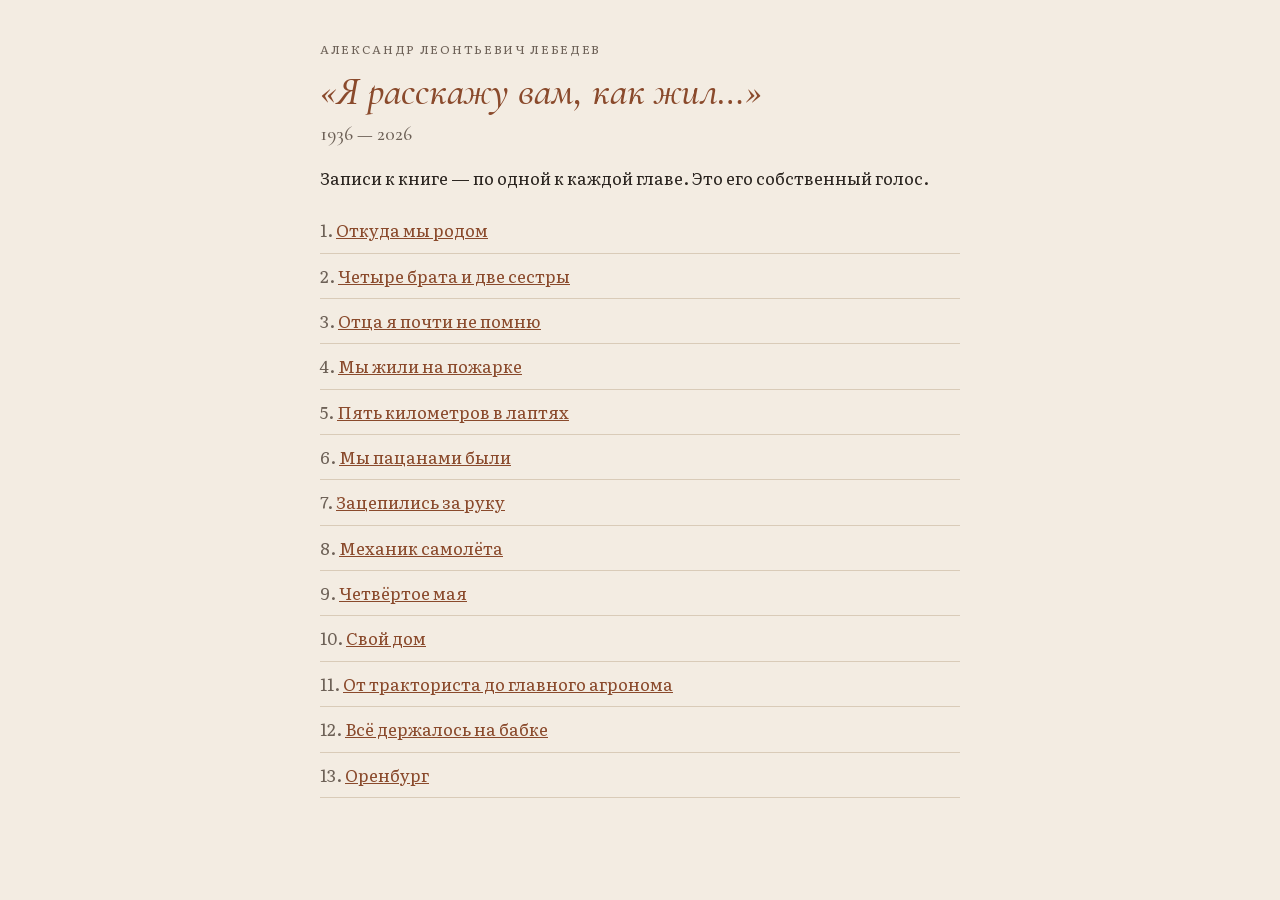
<file: index.html>
<!doctype html>
<html lang="ru">
<head>
<meta charset="utf-8">
<meta name="viewport" content="width=device-width, initial-scale=1">
<meta name="robots" content="noindex, nofollow">
<title>«Я расскажу вам, как жил…»</title>
<link rel="stylesheet" href="fonts/fonts.css">
<link rel="stylesheet" href="style.css">
</head>
<body>

<div class="person">Александр Леонтьевич Лебедев</div>
<h1>«Я расскажу вам, как жил…»</h1>
<div class="years">1936 — 2026</div>

<p>Записи к книге — по одной к каждой главе. Это его собственный голос.</p>
<ol><li><a href="1/">Откуда мы родом</a></li><li><a href="2/">Четыре брата и две сестры</a></li><li><a href="3/">Отца я почти не помню</a></li><li><a href="4/">Мы жили на пожарке</a></li><li><a href="5/">Пять километров в лаптях</a></li><li><a href="6/">Мы пацанами были</a></li><li><a href="7/">Зацепились за руку</a></li><li><a href="8/">Механик самолёта</a></li><li><a href="9/">Четвёртое мая</a></li><li><a href="10/">Свой дом</a></li><li><a href="11/">От тракториста до главного агронома</a></li><li><a href="12/">Всё держалось на бабке</a></li><li><a href="13/">Оренбург</a></li></ol>

</body>
</html>
</file>
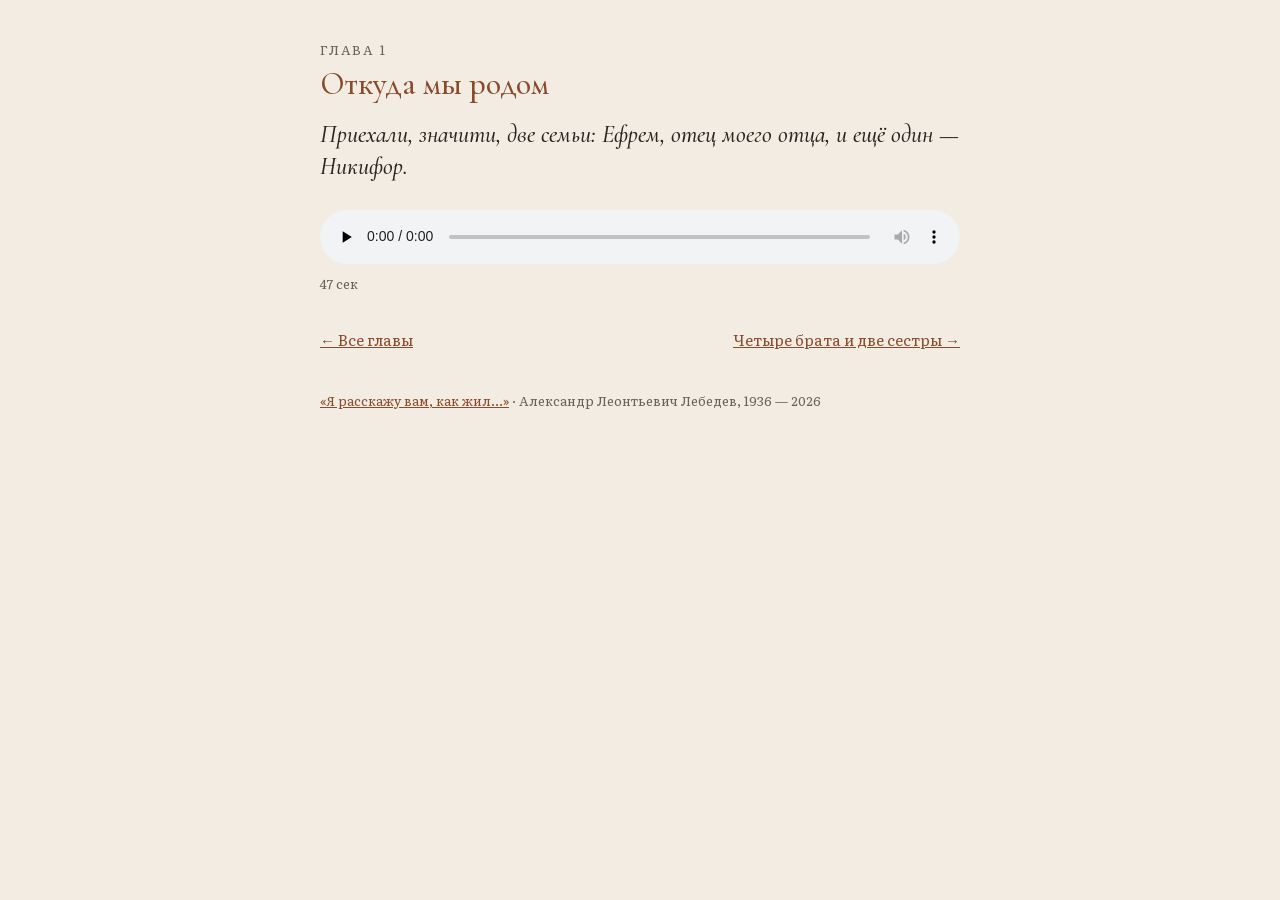
<file: 1/index.html>
<!doctype html>
<html lang="ru">
<head>
<meta charset="utf-8">
<meta name="viewport" content="width=device-width, initial-scale=1">
<meta name="robots" content="noindex, nofollow">
<title>1. Откуда мы родом</title>
<link rel="stylesheet" href="../fonts/fonts.css">
<link rel="stylesheet" href="../style.css">
</head>
<body>

<div class="num">Глава 1</div>
<h2>Откуда мы родом</h2>
<p class="quote">Приехали, значити, две семьи: Ефрем, отец моего отца, и ещё один — Никифор.</p>
<audio controls preload="none" src="../audio/01.m4a"></audio><div class="dur">47 сек</div>

<nav><a href="../">← Все главы</a><a href="../2/">Четыре брата и две сестры →</a></nav>
<footer><a href="../">«Я расскажу вам, как жил…»</a> · Александр Леонтьевич Лебедев, 1936 — 2026</footer>

</body>
</html>
</file>
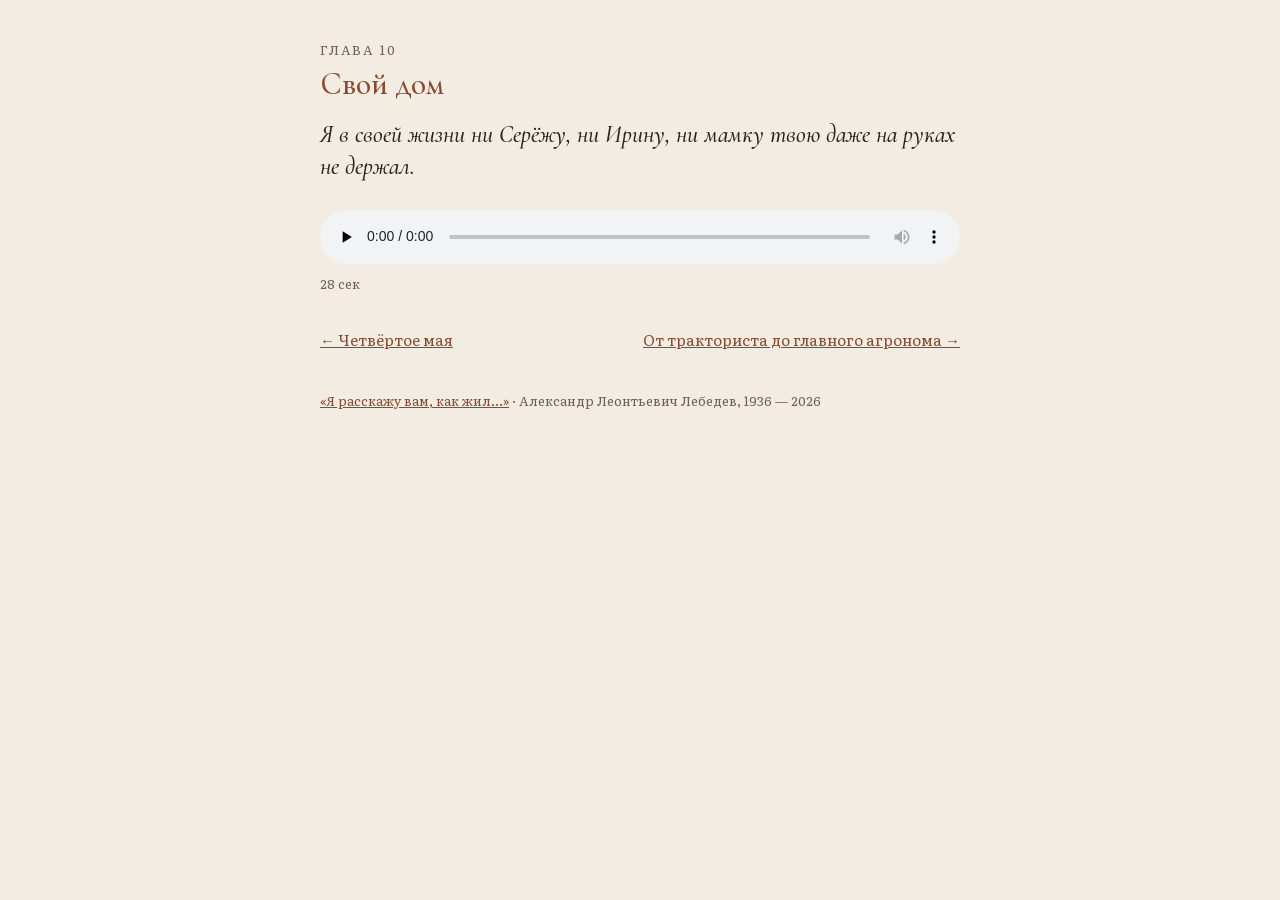
<file: 10/index.html>
<!doctype html>
<html lang="ru">
<head>
<meta charset="utf-8">
<meta name="viewport" content="width=device-width, initial-scale=1">
<meta name="robots" content="noindex, nofollow">
<title>10. Свой дом</title>
<link rel="stylesheet" href="../fonts/fonts.css">
<link rel="stylesheet" href="../style.css">
</head>
<body>

<div class="num">Глава 10</div>
<h2>Свой дом</h2>
<p class="quote">Я в своей жизни ни Серёжу, ни Ирину, ни мамку твою даже на руках не держал.</p>
<audio controls preload="none" src="../audio/10.m4a"></audio><div class="dur">28 сек</div>

<nav><a href="../9/">← Четвёртое мая</a><a href="../11/">От тракториста до главного агронома →</a></nav>
<footer><a href="../">«Я расскажу вам, как жил…»</a> · Александр Леонтьевич Лебедев, 1936 — 2026</footer>

</body>
</html>
</file>
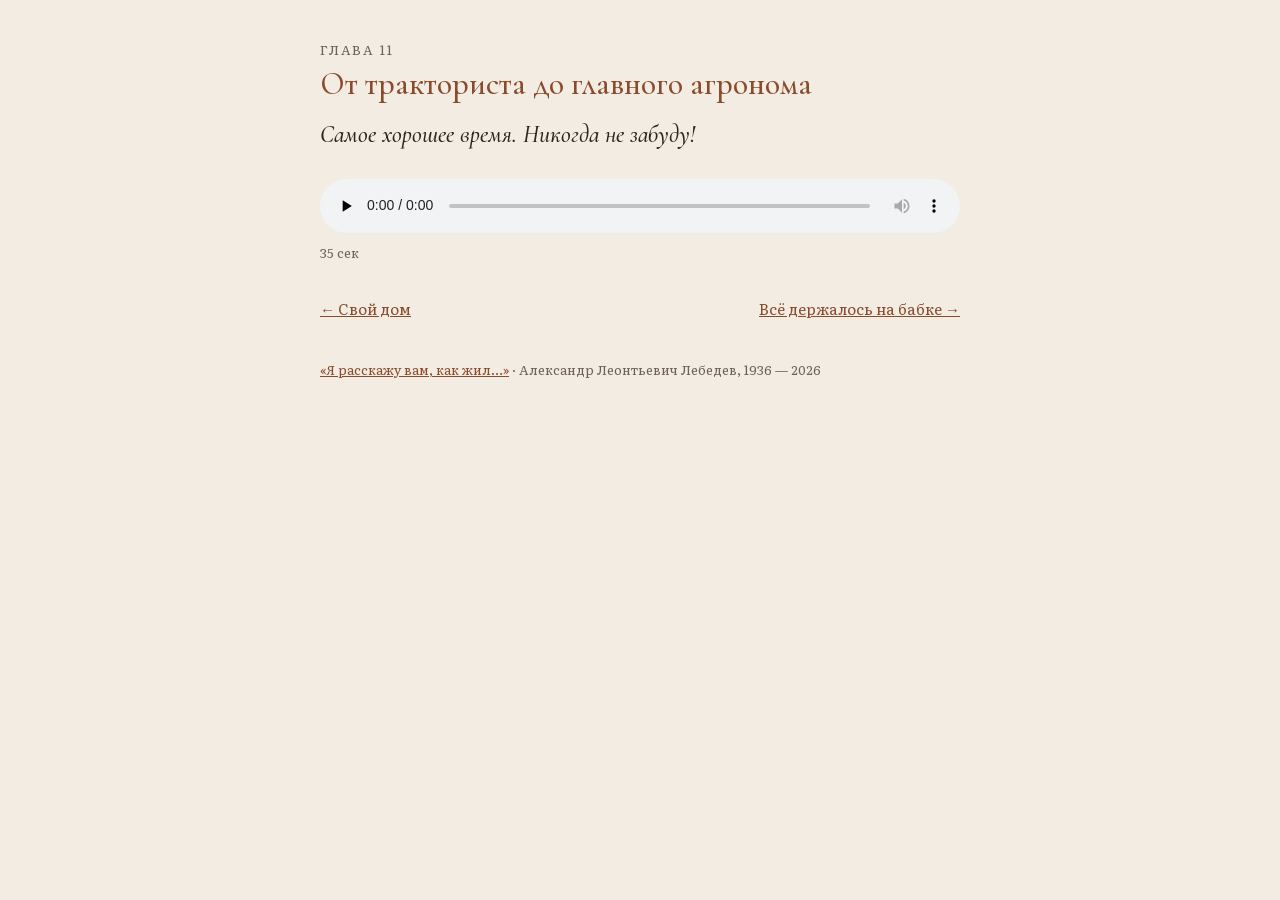
<file: 11/index.html>
<!doctype html>
<html lang="ru">
<head>
<meta charset="utf-8">
<meta name="viewport" content="width=device-width, initial-scale=1">
<meta name="robots" content="noindex, nofollow">
<title>11. От тракториста до главного агронома</title>
<link rel="stylesheet" href="../fonts/fonts.css">
<link rel="stylesheet" href="../style.css">
</head>
<body>

<div class="num">Глава 11</div>
<h2>От тракториста до главного агронома</h2>
<p class="quote">Самое хорошее время. Никогда не забуду!</p>
<audio controls preload="none" src="../audio/11.m4a"></audio><div class="dur">35 сек</div>

<nav><a href="../10/">← Свой дом</a><a href="../12/">Всё держалось на бабке →</a></nav>
<footer><a href="../">«Я расскажу вам, как жил…»</a> · Александр Леонтьевич Лебедев, 1936 — 2026</footer>

</body>
</html>
</file>
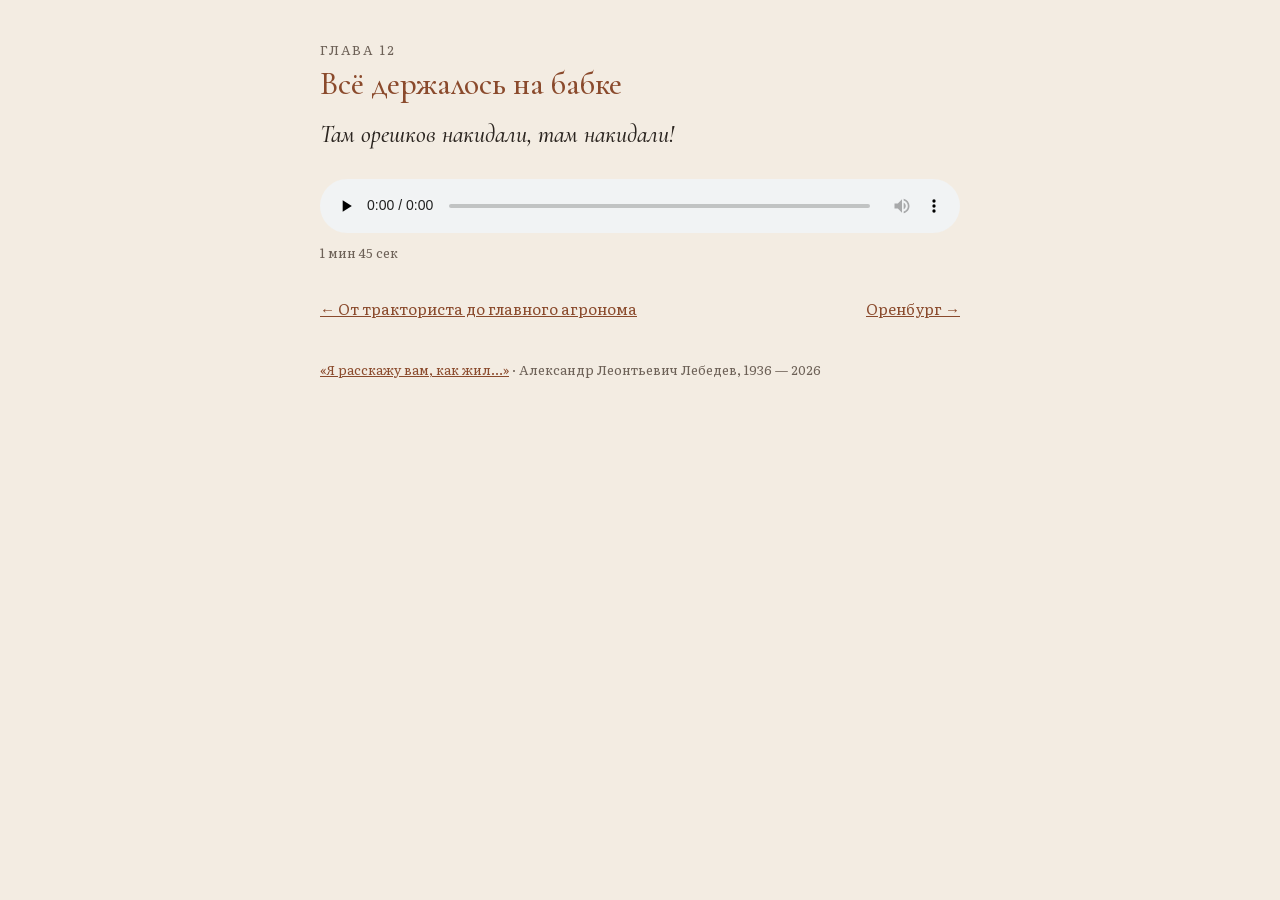
<file: 12/index.html>
<!doctype html>
<html lang="ru">
<head>
<meta charset="utf-8">
<meta name="viewport" content="width=device-width, initial-scale=1">
<meta name="robots" content="noindex, nofollow">
<title>12. Всё держалось на бабке</title>
<link rel="stylesheet" href="../fonts/fonts.css">
<link rel="stylesheet" href="../style.css">
</head>
<body>

<div class="num">Глава 12</div>
<h2>Всё держалось на бабке</h2>
<p class="quote">Там орешков накидали, там накидали!</p>
<audio controls preload="none" src="../audio/12.m4a"></audio><div class="dur">1 мин 45 сек</div>

<nav><a href="../11/">← От тракториста до главного агронома</a><a href="../13/">Оренбург →</a></nav>
<footer><a href="../">«Я расскажу вам, как жил…»</a> · Александр Леонтьевич Лебедев, 1936 — 2026</footer>

</body>
</html>
</file>
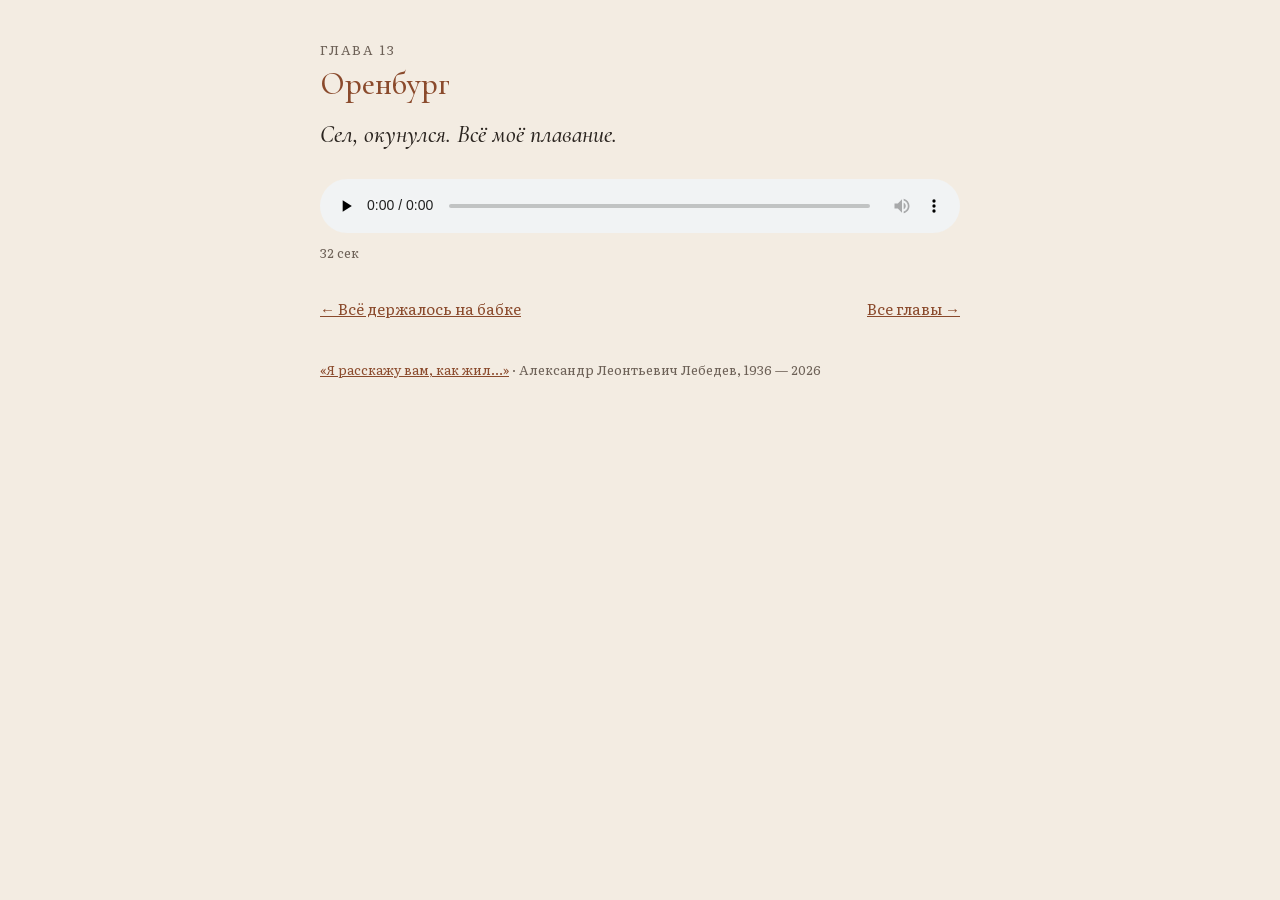
<file: 13/index.html>
<!doctype html>
<html lang="ru">
<head>
<meta charset="utf-8">
<meta name="viewport" content="width=device-width, initial-scale=1">
<meta name="robots" content="noindex, nofollow">
<title>13. Оренбург</title>
<link rel="stylesheet" href="../fonts/fonts.css">
<link rel="stylesheet" href="../style.css">
</head>
<body>

<div class="num">Глава 13</div>
<h2>Оренбург</h2>
<p class="quote">Сел, окунулся. Всё моё плавание.</p>
<audio controls preload="none" src="../audio/13.m4a"></audio><div class="dur">32 сек</div>

<nav><a href="../12/">← Всё держалось на бабке</a><a href="../">Все главы →</a></nav>
<footer><a href="../">«Я расскажу вам, как жил…»</a> · Александр Леонтьевич Лебедев, 1936 — 2026</footer>

</body>
</html>
</file>
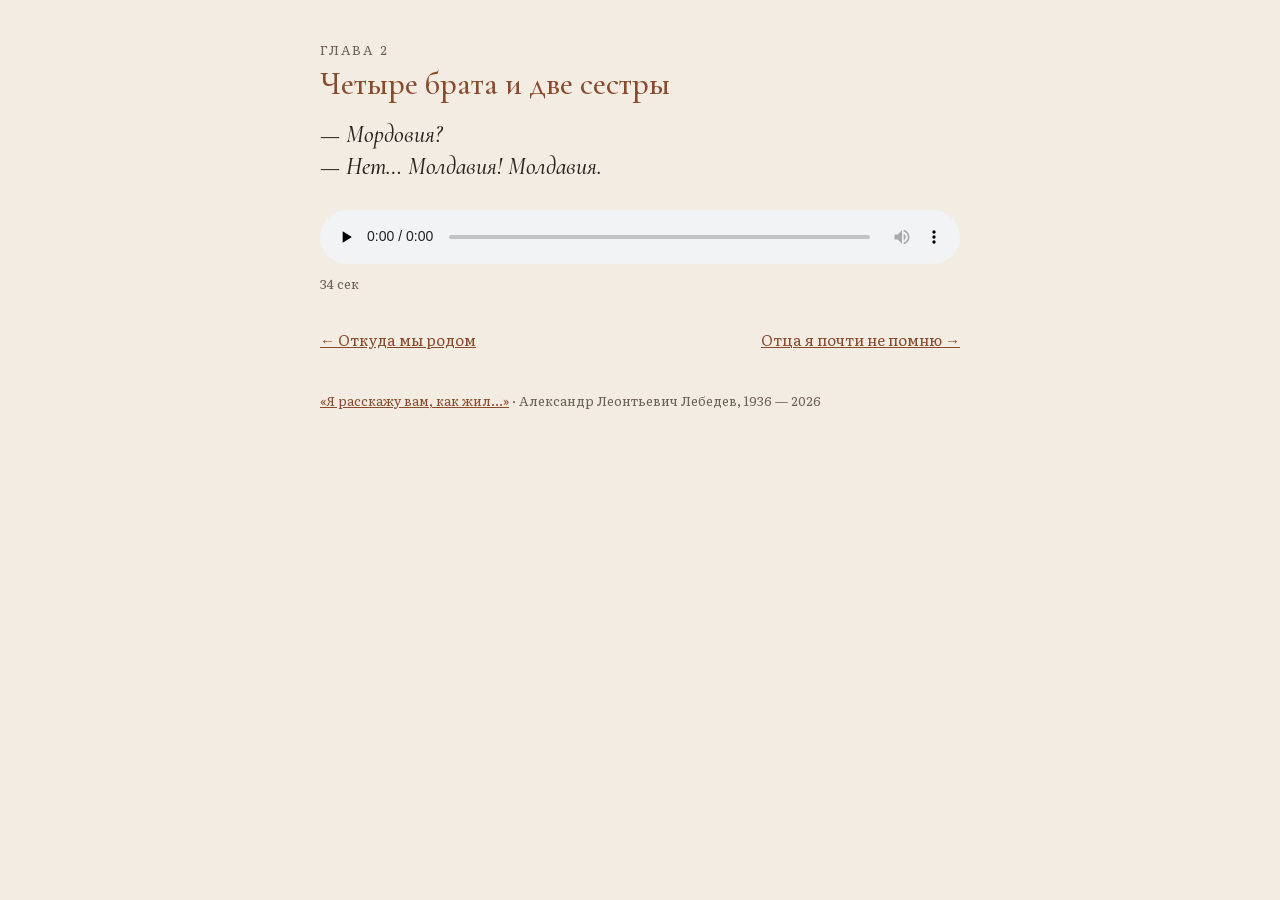
<file: 2/index.html>
<!doctype html>
<html lang="ru">
<head>
<meta charset="utf-8">
<meta name="viewport" content="width=device-width, initial-scale=1">
<meta name="robots" content="noindex, nofollow">
<title>2. Четыре брата и две сестры</title>
<link rel="stylesheet" href="../fonts/fonts.css">
<link rel="stylesheet" href="../style.css">
</head>
<body>

<div class="num">Глава 2</div>
<h2>Четыре брата и две сестры</h2>
<p class="quote">— Мордовия?
— Нет… Молдавия! Молдавия.</p>
<audio controls preload="none" src="../audio/02.m4a"></audio><div class="dur">34 сек</div>

<nav><a href="../1/">← Откуда мы родом</a><a href="../3/">Отца я почти не помню →</a></nav>
<footer><a href="../">«Я расскажу вам, как жил…»</a> · Александр Леонтьевич Лебедев, 1936 — 2026</footer>

</body>
</html>
</file>
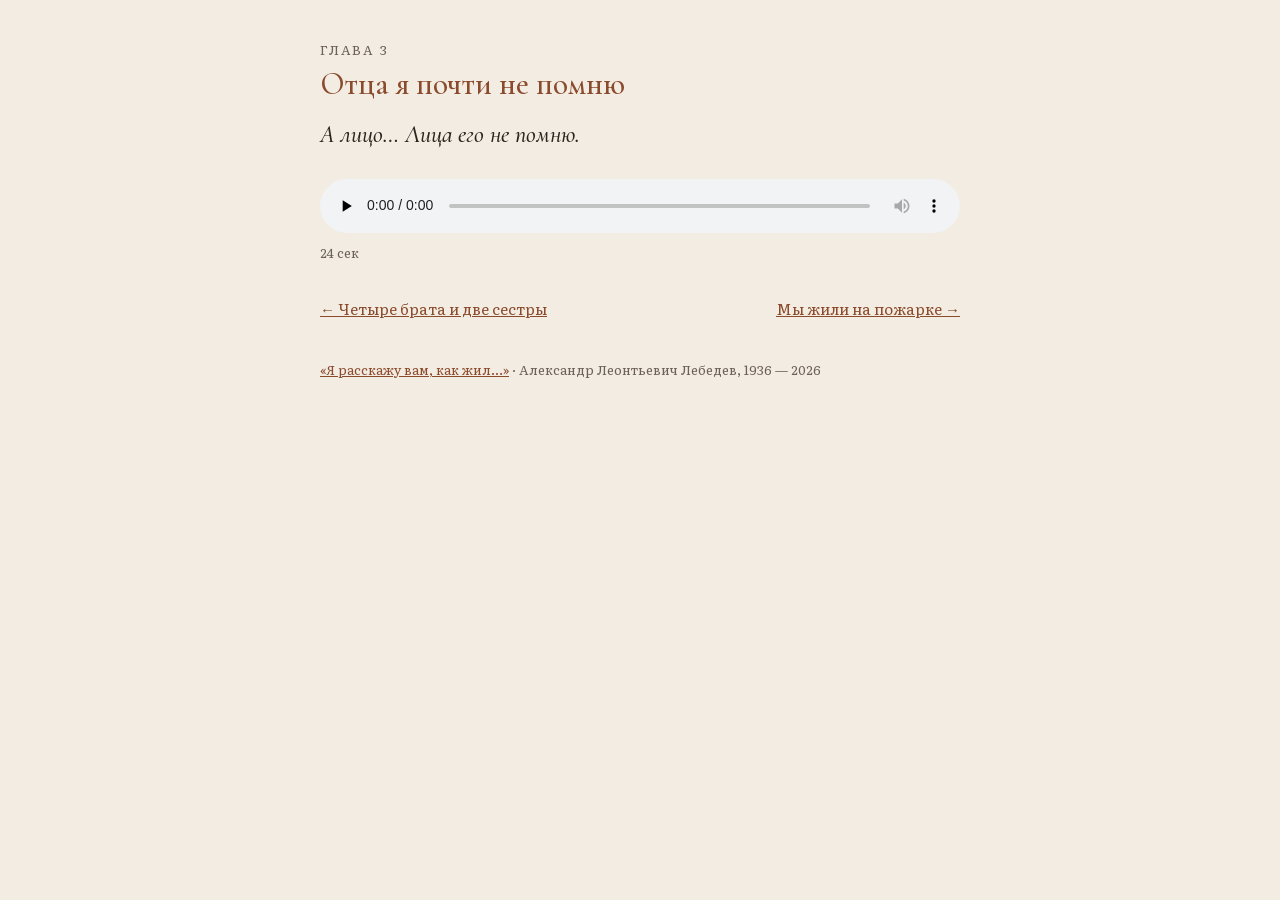
<file: 3/index.html>
<!doctype html>
<html lang="ru">
<head>
<meta charset="utf-8">
<meta name="viewport" content="width=device-width, initial-scale=1">
<meta name="robots" content="noindex, nofollow">
<title>3. Отца я почти не помню</title>
<link rel="stylesheet" href="../fonts/fonts.css">
<link rel="stylesheet" href="../style.css">
</head>
<body>

<div class="num">Глава 3</div>
<h2>Отца я почти не помню</h2>
<p class="quote">А лицо… Лица его не помню.</p>
<audio controls preload="none" src="../audio/03.m4a"></audio><div class="dur">24 сек</div>

<nav><a href="../2/">← Четыре брата и две сестры</a><a href="../4/">Мы жили на пожарке →</a></nav>
<footer><a href="../">«Я расскажу вам, как жил…»</a> · Александр Леонтьевич Лебедев, 1936 — 2026</footer>

</body>
</html>
</file>
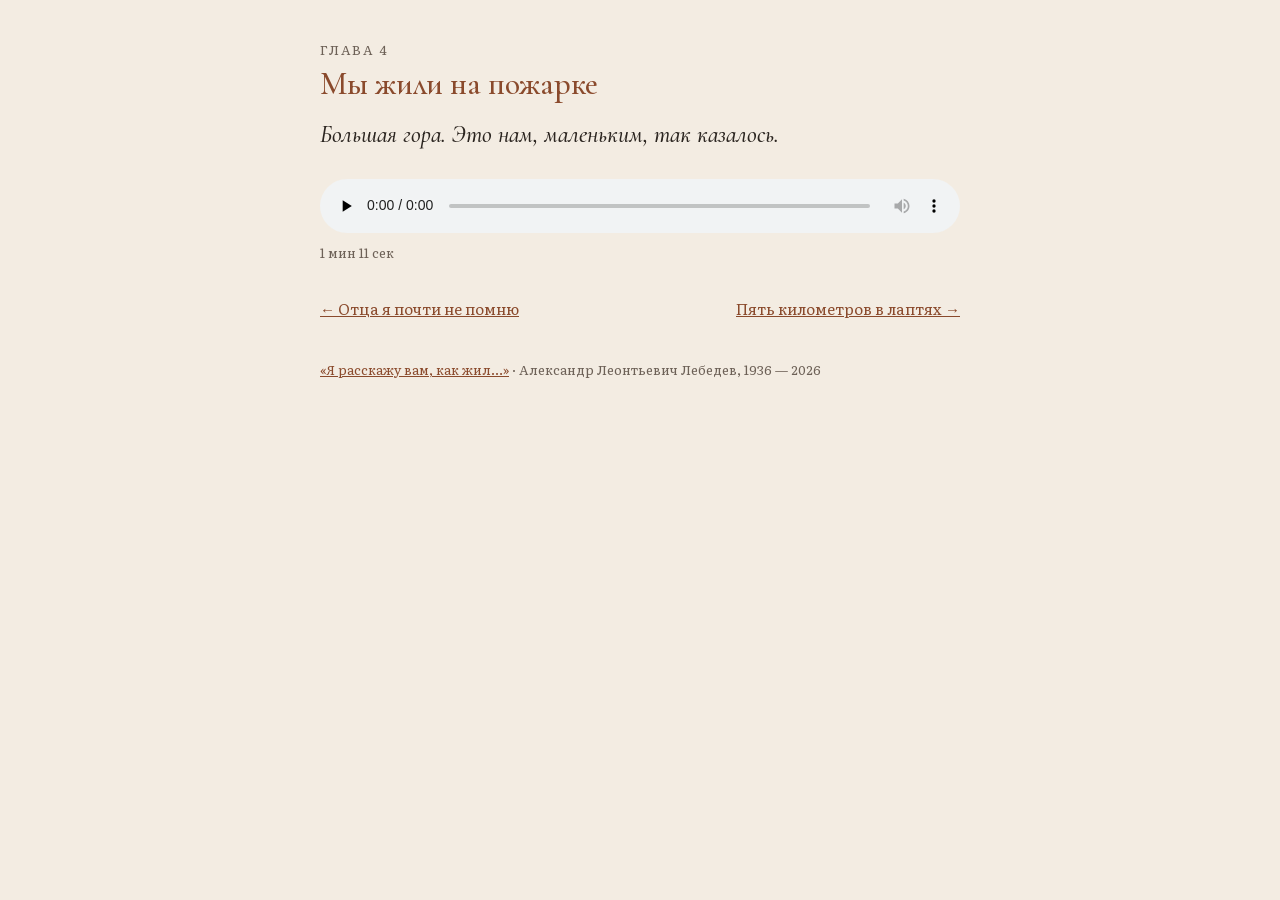
<file: 4/index.html>
<!doctype html>
<html lang="ru">
<head>
<meta charset="utf-8">
<meta name="viewport" content="width=device-width, initial-scale=1">
<meta name="robots" content="noindex, nofollow">
<title>4. Мы жили на пожарке</title>
<link rel="stylesheet" href="../fonts/fonts.css">
<link rel="stylesheet" href="../style.css">
</head>
<body>

<div class="num">Глава 4</div>
<h2>Мы жили на пожарке</h2>
<p class="quote">Большая гора. Это нам, маленьким, так казалось.</p>
<audio controls preload="none" src="../audio/04.m4a"></audio><div class="dur">1 мин 11 сек</div>

<nav><a href="../3/">← Отца я почти не помню</a><a href="../5/">Пять километров в лаптях →</a></nav>
<footer><a href="../">«Я расскажу вам, как жил…»</a> · Александр Леонтьевич Лебедев, 1936 — 2026</footer>

</body>
</html>
</file>
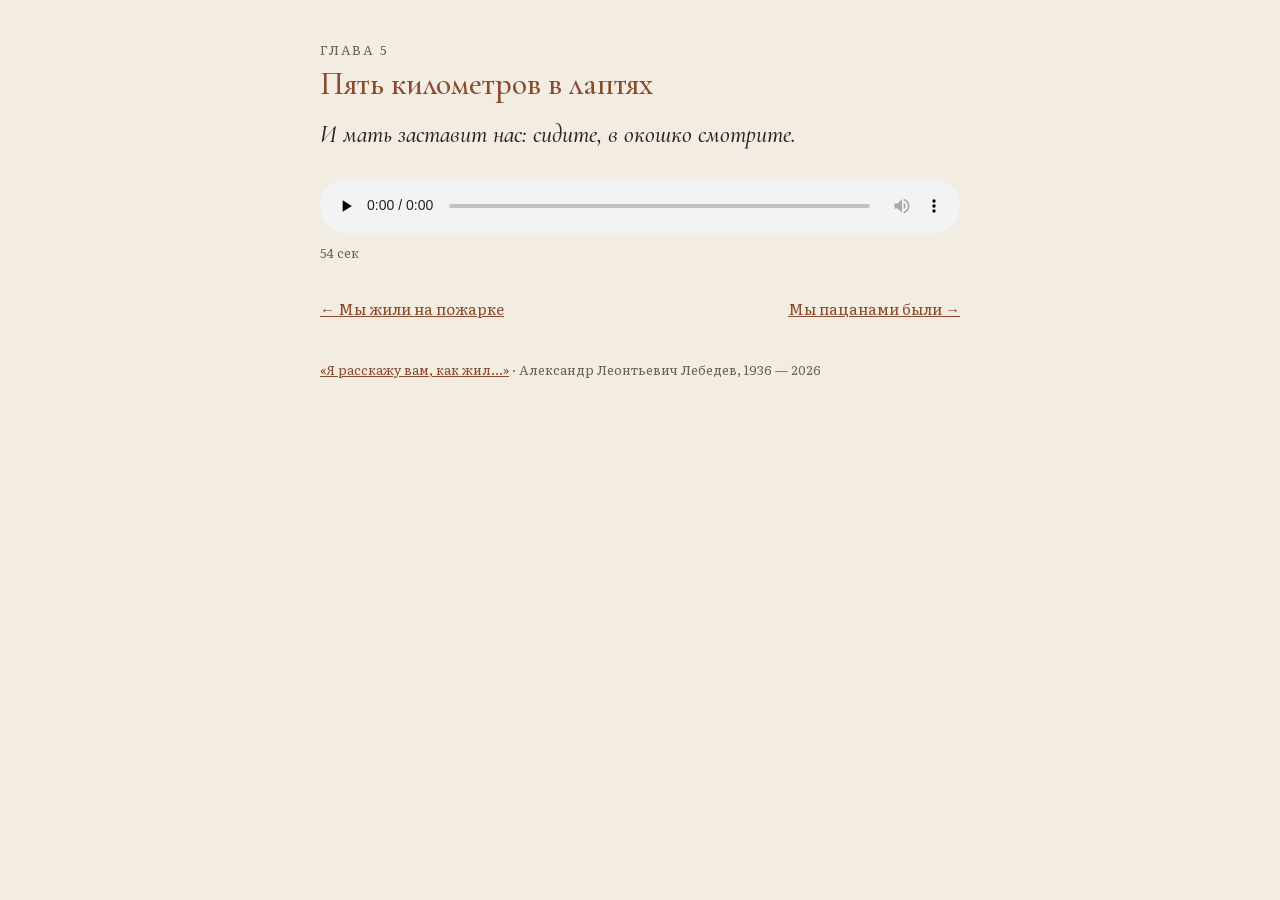
<file: 5/index.html>
<!doctype html>
<html lang="ru">
<head>
<meta charset="utf-8">
<meta name="viewport" content="width=device-width, initial-scale=1">
<meta name="robots" content="noindex, nofollow">
<title>5. Пять километров в лаптях</title>
<link rel="stylesheet" href="../fonts/fonts.css">
<link rel="stylesheet" href="../style.css">
</head>
<body>

<div class="num">Глава 5</div>
<h2>Пять километров в лаптях</h2>
<p class="quote">И мать заставит нас: сидите, в окошко смотрите.</p>
<audio controls preload="none" src="../audio/05.m4a"></audio><div class="dur">54 сек</div>

<nav><a href="../4/">← Мы жили на пожарке</a><a href="../6/">Мы пацанами были →</a></nav>
<footer><a href="../">«Я расскажу вам, как жил…»</a> · Александр Леонтьевич Лебедев, 1936 — 2026</footer>

</body>
</html>
</file>
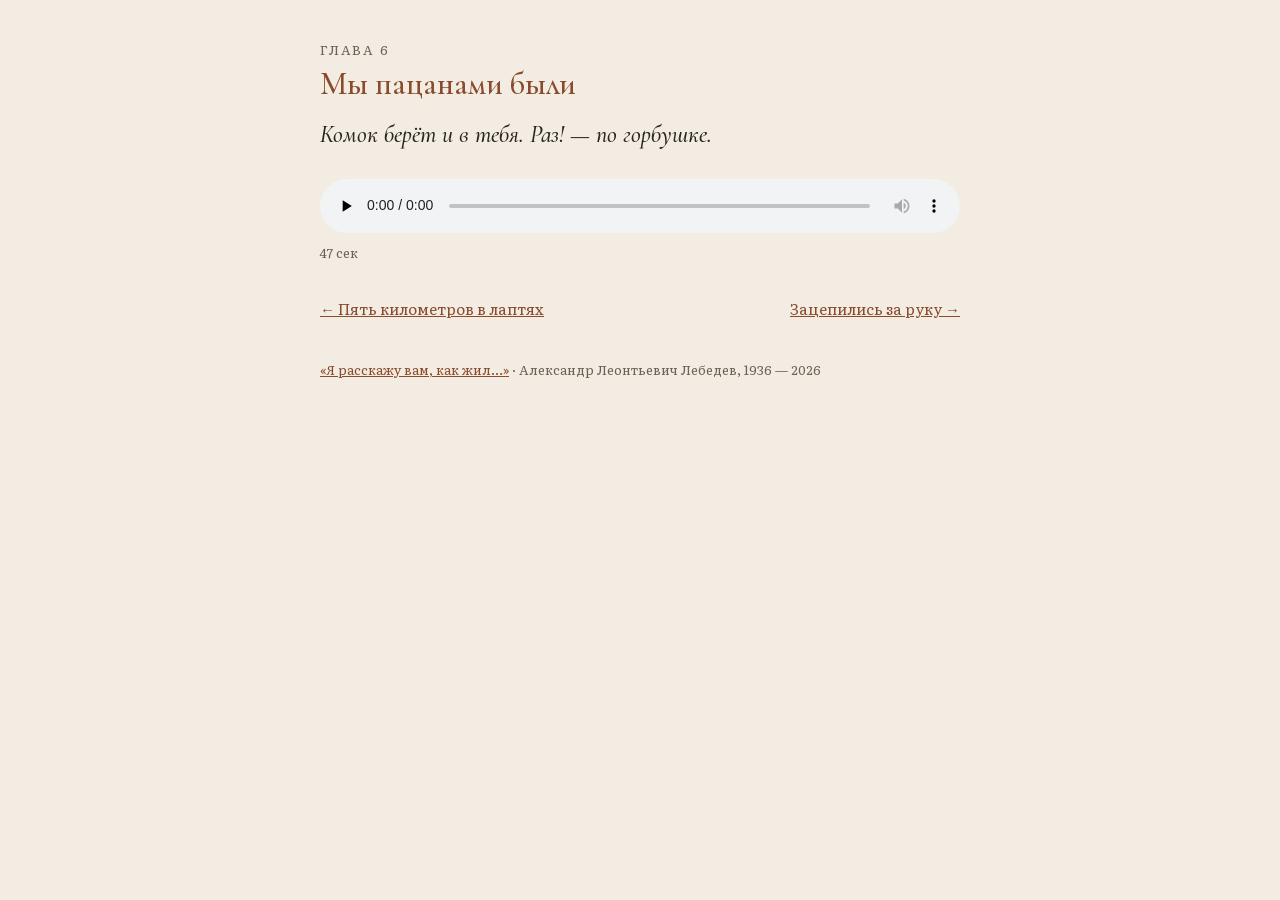
<file: 6/index.html>
<!doctype html>
<html lang="ru">
<head>
<meta charset="utf-8">
<meta name="viewport" content="width=device-width, initial-scale=1">
<meta name="robots" content="noindex, nofollow">
<title>6. Мы пацанами были</title>
<link rel="stylesheet" href="../fonts/fonts.css">
<link rel="stylesheet" href="../style.css">
</head>
<body>

<div class="num">Глава 6</div>
<h2>Мы пацанами были</h2>
<p class="quote">Комок берёт и в тебя. Раз! — по горбушке.</p>
<audio controls preload="none" src="../audio/06.m4a"></audio><div class="dur">47 сек</div>

<nav><a href="../5/">← Пять километров в лаптях</a><a href="../7/">Зацепились за руку →</a></nav>
<footer><a href="../">«Я расскажу вам, как жил…»</a> · Александр Леонтьевич Лебедев, 1936 — 2026</footer>

</body>
</html>
</file>
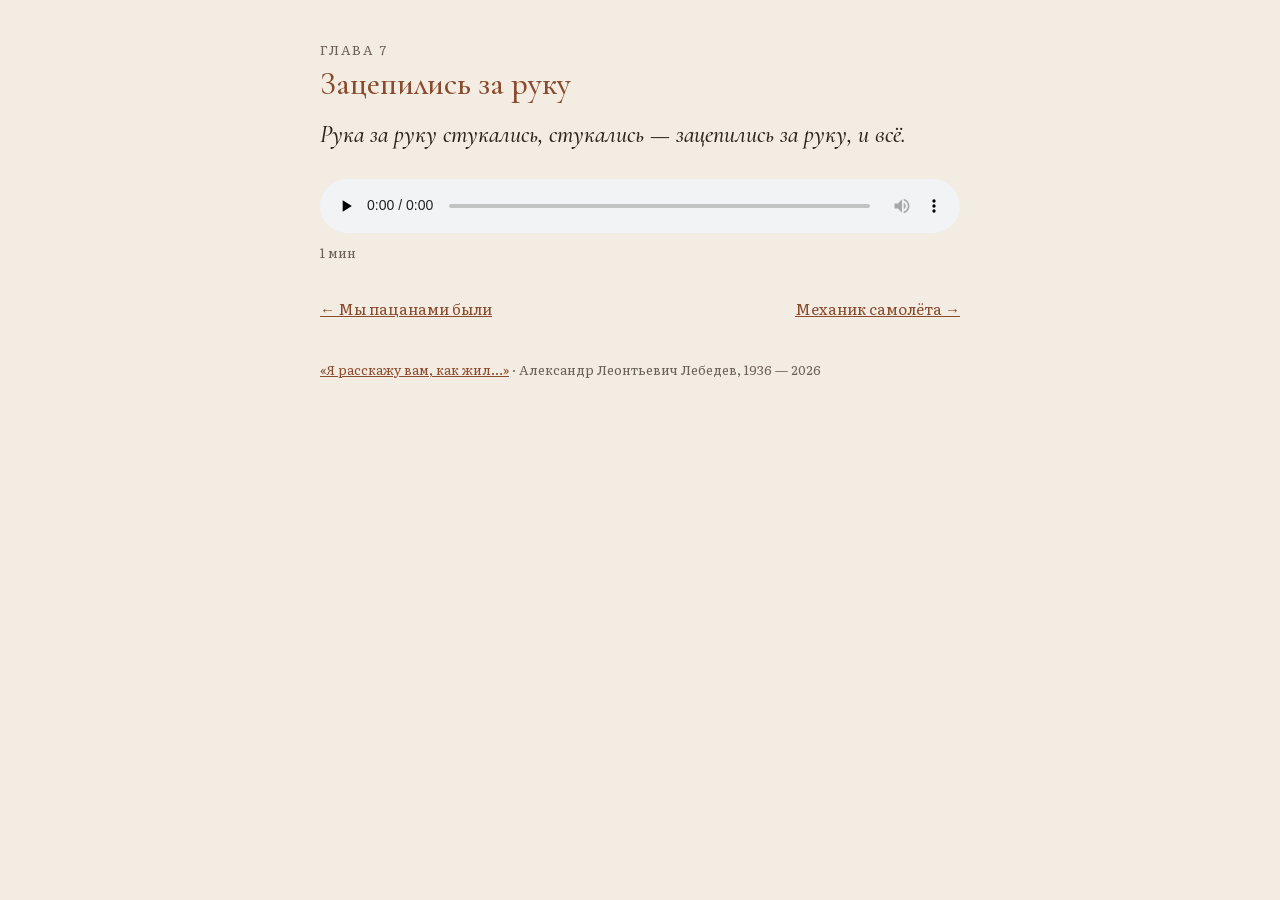
<file: 7/index.html>
<!doctype html>
<html lang="ru">
<head>
<meta charset="utf-8">
<meta name="viewport" content="width=device-width, initial-scale=1">
<meta name="robots" content="noindex, nofollow">
<title>7. Зацепились за руку</title>
<link rel="stylesheet" href="../fonts/fonts.css">
<link rel="stylesheet" href="../style.css">
</head>
<body>

<div class="num">Глава 7</div>
<h2>Зацепились за руку</h2>
<p class="quote">Рука за руку стукались, стукались — зацепились за руку, и всё.</p>
<audio controls preload="none" src="../audio/07.m4a"></audio><div class="dur">1 мин</div>

<nav><a href="../6/">← Мы пацанами были</a><a href="../8/">Механик самолёта →</a></nav>
<footer><a href="../">«Я расскажу вам, как жил…»</a> · Александр Леонтьевич Лебедев, 1936 — 2026</footer>

</body>
</html>
</file>
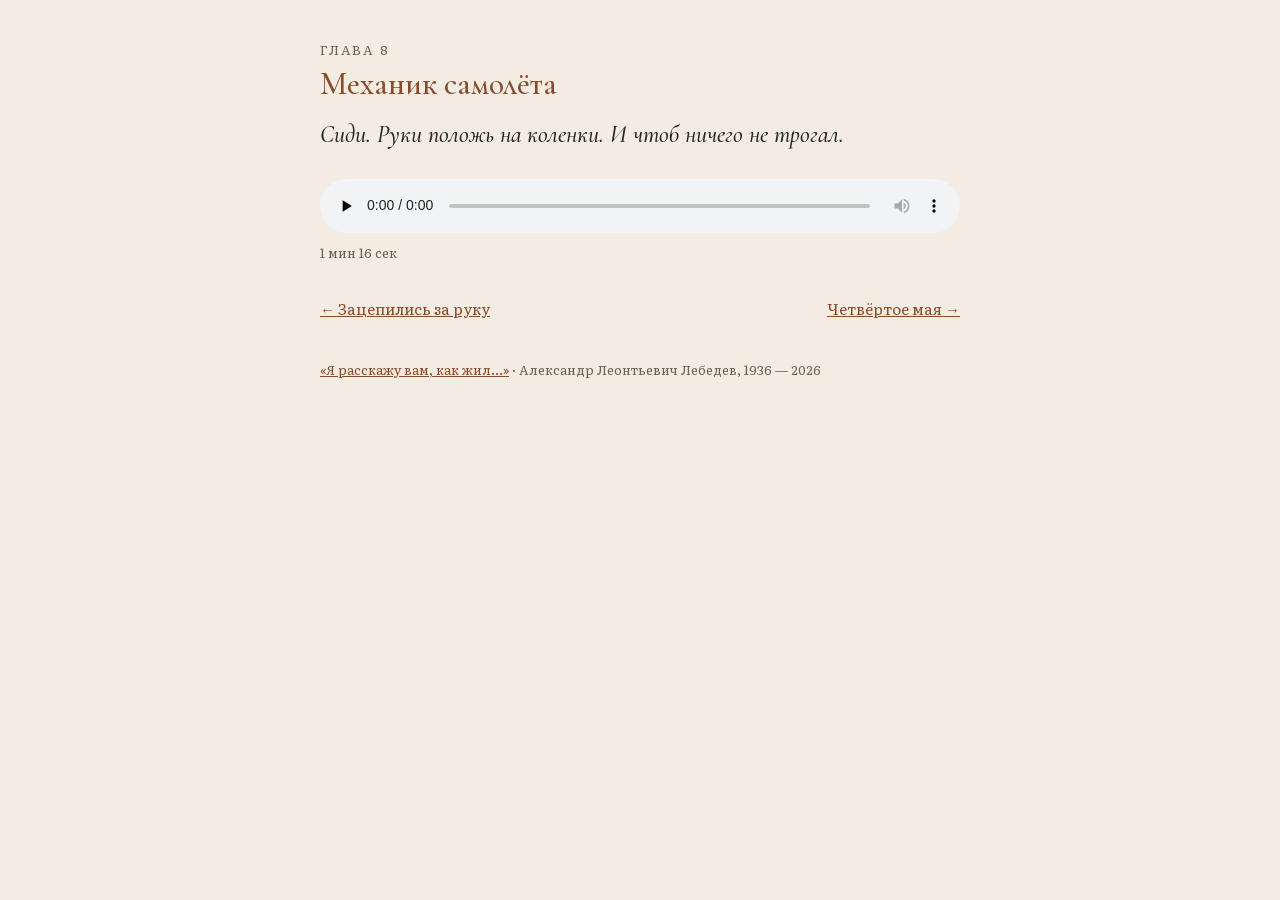
<file: 8/index.html>
<!doctype html>
<html lang="ru">
<head>
<meta charset="utf-8">
<meta name="viewport" content="width=device-width, initial-scale=1">
<meta name="robots" content="noindex, nofollow">
<title>8. Механик самолёта</title>
<link rel="stylesheet" href="../fonts/fonts.css">
<link rel="stylesheet" href="../style.css">
</head>
<body>

<div class="num">Глава 8</div>
<h2>Механик самолёта</h2>
<p class="quote">Сиди. Руки положь на коленки. И чтоб ничего не трогал.</p>
<audio controls preload="none" src="../audio/08.m4a"></audio><div class="dur">1 мин 16 сек</div>

<nav><a href="../7/">← Зацепились за руку</a><a href="../9/">Четвёртое мая →</a></nav>
<footer><a href="../">«Я расскажу вам, как жил…»</a> · Александр Леонтьевич Лебедев, 1936 — 2026</footer>

</body>
</html>
</file>
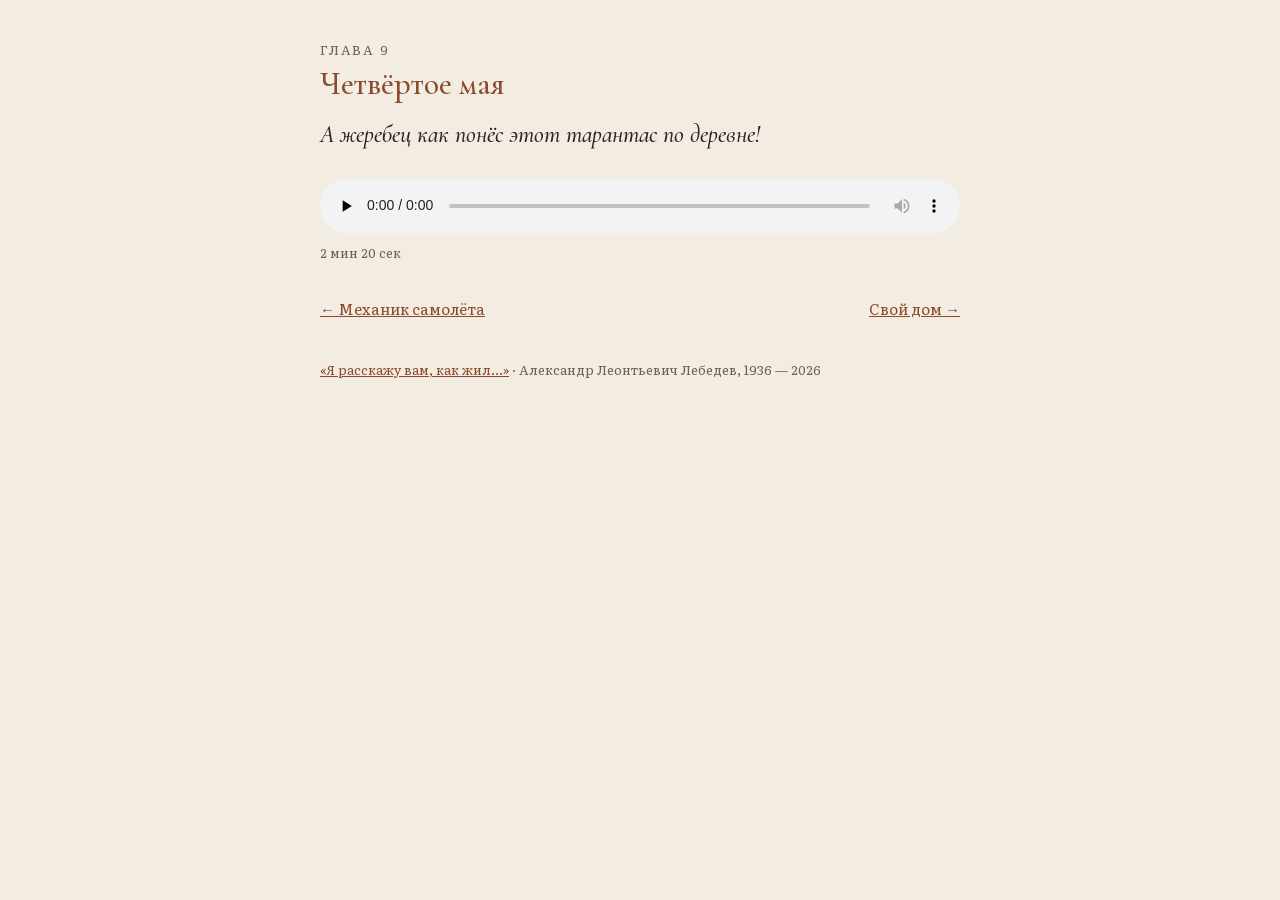
<file: 9/index.html>
<!doctype html>
<html lang="ru">
<head>
<meta charset="utf-8">
<meta name="viewport" content="width=device-width, initial-scale=1">
<meta name="robots" content="noindex, nofollow">
<title>9. Четвёртое мая</title>
<link rel="stylesheet" href="../fonts/fonts.css">
<link rel="stylesheet" href="../style.css">
</head>
<body>

<div class="num">Глава 9</div>
<h2>Четвёртое мая</h2>
<p class="quote">А жеребец как понёс этот тарантас по деревне!</p>
<audio controls preload="none" src="../audio/09.m4a"></audio><div class="dur">2 мин 20 сек</div>

<nav><a href="../8/">← Механик самолёта</a><a href="../10/">Свой дом →</a></nav>
<footer><a href="../">«Я расскажу вам, как жил…»</a> · Александр Леонтьевич Лебедев, 1936 — 2026</footer>

</body>
</html>
</file>
<file: fonts/fonts.css>
@font-face {
  font-family: 'Cormorant Garamond';
  font-style: italic;
  font-weight: 500;
  font-display: block;
  src: url(CormorantGaramond-italic-500-cyrillic-ext.woff2) format('woff2');
  unicode-range: U+0460-052F, U+1C80-1C8A, U+20B4, U+2DE0-2DFF, U+A640-A69F, U+FE2E-FE2F;
}
@font-face {
  font-family: 'Cormorant Garamond';
  font-style: italic;
  font-weight: 500;
  font-display: block;
  src: url(CormorantGaramond-italic-500-cyrillic.woff2) format('woff2');
  unicode-range: U+0301, U+0400-045F, U+0490-0491, U+04B0-04B1, U+2116;
}
@font-face {
  font-family: 'Cormorant Garamond';
  font-style: italic;
  font-weight: 500;
  font-display: block;
  src: url(CormorantGaramond-italic-500-latin-ext.woff2) format('woff2');
  unicode-range: U+0100-02BA, U+02BD-02C5, U+02C7-02CC, U+02CE-02D7, U+02DD-02FF, U+0304, U+0308, U+0329, U+1D00-1DBF, U+1E00-1E9F, U+1EF2-1EFF, U+2020, U+20A0-20AB, U+20AD-20C4, U+2113, U+2C60-2C7F, U+A720-A7FF;
}
@font-face {
  font-family: 'Cormorant Garamond';
  font-style: italic;
  font-weight: 500;
  font-display: block;
  src: url(CormorantGaramond-italic-500-latin.woff2) format('woff2');
  unicode-range: U+0000-00FF, U+0131, U+0152-0153, U+02BB-02BC, U+02C6, U+02DA, U+02DC, U+0304, U+0308, U+0329, U+2000-206F, U+20AC, U+2122, U+2191, U+2193, U+2212, U+2215, U+FEFF, U+FFFD;
}
@font-face {
  font-family: 'Cormorant Garamond';
  font-style: normal;
  font-weight: 500;
  font-display: block;
  src: url(CormorantGaramond-normal-500-cyrillic-ext.woff2) format('woff2');
  unicode-range: U+0460-052F, U+1C80-1C8A, U+20B4, U+2DE0-2DFF, U+A640-A69F, U+FE2E-FE2F;
}
@font-face {
  font-family: 'Cormorant Garamond';
  font-style: normal;
  font-weight: 500;
  font-display: block;
  src: url(CormorantGaramond-normal-500-cyrillic.woff2) format('woff2');
  unicode-range: U+0301, U+0400-045F, U+0490-0491, U+04B0-04B1, U+2116;
}
@font-face {
  font-family: 'Cormorant Garamond';
  font-style: normal;
  font-weight: 500;
  font-display: block;
  src: url(CormorantGaramond-normal-500-latin-ext.woff2) format('woff2');
  unicode-range: U+0100-02BA, U+02BD-02C5, U+02C7-02CC, U+02CE-02D7, U+02DD-02FF, U+0304, U+0308, U+0329, U+1D00-1DBF, U+1E00-1E9F, U+1EF2-1EFF, U+2020, U+20A0-20AB, U+20AD-20C4, U+2113, U+2C60-2C7F, U+A720-A7FF;
}
@font-face {
  font-family: 'Cormorant Garamond';
  font-style: normal;
  font-weight: 500;
  font-display: block;
  src: url(CormorantGaramond-normal-500-latin.woff2) format('woff2');
  unicode-range: U+0000-00FF, U+0131, U+0152-0153, U+02BB-02BC, U+02C6, U+02DA, U+02DC, U+0304, U+0308, U+0329, U+2000-206F, U+20AC, U+2122, U+2191, U+2193, U+2212, U+2215, U+FEFF, U+FFFD;
}
@font-face {
  font-family: 'Cormorant Garamond';
  font-style: normal;
  font-weight: 600;
  font-display: block;
  src: url(CormorantGaramond-normal-600-cyrillic-ext.woff2) format('woff2');
  unicode-range: U+0460-052F, U+1C80-1C8A, U+20B4, U+2DE0-2DFF, U+A640-A69F, U+FE2E-FE2F;
}
@font-face {
  font-family: 'Cormorant Garamond';
  font-style: normal;
  font-weight: 600;
  font-display: block;
  src: url(CormorantGaramond-normal-600-cyrillic.woff2) format('woff2');
  unicode-range: U+0301, U+0400-045F, U+0490-0491, U+04B0-04B1, U+2116;
}
@font-face {
  font-family: 'Cormorant Garamond';
  font-style: normal;
  font-weight: 600;
  font-display: block;
  src: url(CormorantGaramond-normal-600-latin-ext.woff2) format('woff2');
  unicode-range: U+0100-02BA, U+02BD-02C5, U+02C7-02CC, U+02CE-02D7, U+02DD-02FF, U+0304, U+0308, U+0329, U+1D00-1DBF, U+1E00-1E9F, U+1EF2-1EFF, U+2020, U+20A0-20AB, U+20AD-20C4, U+2113, U+2C60-2C7F, U+A720-A7FF;
}
@font-face {
  font-family: 'Cormorant Garamond';
  font-style: normal;
  font-weight: 600;
  font-display: block;
  src: url(CormorantGaramond-normal-600-latin.woff2) format('woff2');
  unicode-range: U+0000-00FF, U+0131, U+0152-0153, U+02BB-02BC, U+02C6, U+02DA, U+02DC, U+0304, U+0308, U+0329, U+2000-206F, U+20AC, U+2122, U+2191, U+2193, U+2212, U+2215, U+FEFF, U+FFFD;
}
@font-face {
  font-family: 'Literata';
  font-style: italic;
  font-weight: 400 600;
  font-display: block;
  src: url(Literata-italic-400-600-cyrillic-ext.woff2) format('woff2');
  unicode-range: U+0460-052F, U+1C80-1C8A, U+20B4, U+2DE0-2DFF, U+A640-A69F, U+FE2E-FE2F;
}
@font-face {
  font-family: 'Literata';
  font-style: italic;
  font-weight: 400 600;
  font-display: block;
  src: url(Literata-italic-400-600-cyrillic.woff2) format('woff2');
  unicode-range: U+0301, U+0400-045F, U+0490-0491, U+04B0-04B1, U+2116;
}
@font-face {
  font-family: 'Literata';
  font-style: italic;
  font-weight: 400 600;
  font-display: block;
  src: url(Literata-italic-400-600-latin-ext.woff2) format('woff2');
  unicode-range: U+0100-02BA, U+02BD-02C5, U+02C7-02CC, U+02CE-02D7, U+02DD-02FF, U+0304, U+0308, U+0329, U+1D00-1DBF, U+1E00-1E9F, U+1EF2-1EFF, U+2020, U+20A0-20AB, U+20AD-20C4, U+2113, U+2C60-2C7F, U+A720-A7FF;
}
@font-face {
  font-family: 'Literata';
  font-style: italic;
  font-weight: 400 600;
  font-display: block;
  src: url(Literata-italic-400-600-latin.woff2) format('woff2');
  unicode-range: U+0000-00FF, U+0131, U+0152-0153, U+02BB-02BC, U+02C6, U+02DA, U+02DC, U+0304, U+0308, U+0329, U+2000-206F, U+20AC, U+2122, U+2191, U+2193, U+2212, U+2215, U+FEFF, U+FFFD;
}
@font-face {
  font-family: 'Literata';
  font-style: normal;
  font-weight: 400 600;
  font-display: block;
  src: url(Literata-normal-400-600-cyrillic-ext.woff2) format('woff2');
  unicode-range: U+0460-052F, U+1C80-1C8A, U+20B4, U+2DE0-2DFF, U+A640-A69F, U+FE2E-FE2F;
}
@font-face {
  font-family: 'Literata';
  font-style: normal;
  font-weight: 400 600;
  font-display: block;
  src: url(Literata-normal-400-600-cyrillic.woff2) format('woff2');
  unicode-range: U+0301, U+0400-045F, U+0490-0491, U+04B0-04B1, U+2116;
}
@font-face {
  font-family: 'Literata';
  font-style: normal;
  font-weight: 400 600;
  font-display: block;
  src: url(Literata-normal-400-600-latin-ext.woff2) format('woff2');
  unicode-range: U+0100-02BA, U+02BD-02C5, U+02C7-02CC, U+02CE-02D7, U+02DD-02FF, U+0304, U+0308, U+0329, U+1D00-1DBF, U+1E00-1E9F, U+1EF2-1EFF, U+2020, U+20A0-20AB, U+20AD-20C4, U+2113, U+2C60-2C7F, U+A720-A7FF;
}
@font-face {
  font-family: 'Literata';
  font-style: normal;
  font-weight: 400 600;
  font-display: block;
  src: url(Literata-normal-400-600-latin.woff2) format('woff2');
  unicode-range: U+0000-00FF, U+0131, U+0152-0153, U+02BB-02BC, U+02C6, U+02DA, U+02DC, U+0304, U+0308, U+0329, U+2000-206F, U+20AC, U+2122, U+2191, U+2193, U+2212, U+2215, U+FEFF, U+FFFD;
}
</file>
<file: style.css>
:root { --paper:#f3ece2; --ink:#2b2520; --soft:#6d6157; --accent:#8a4a2c; --line:#d9cbb8; }
* { box-sizing: border-box; }
html { background: var(--paper); }
body { margin: 0 auto; max-width: 680px; padding: 40px 20px 60px; color: var(--ink);
       font: 17px/1.55 "Literata", Georgia, serif; }
a { color: var(--accent); }
.person { font-size: 12px; letter-spacing: .14em; text-transform: uppercase; color: var(--soft); }
h1, h2 { font-family: "Cormorant Garamond", Georgia, serif; font-weight: 500; color: var(--accent); line-height: 1.1; }
h1 { font-style: italic; font-size: 40px; margin: 10px 0 6px; }
h2 { font-size: 32px; margin: 6px 0 18px; }
.sub, .years { font-family: "Cormorant Garamond", Georgia, serif; font-size: 19px; color: var(--soft); }
.num { font-size: 13px; letter-spacing: .14em; text-transform: uppercase; color: var(--soft); }
.quote { font-family: "Cormorant Garamond", Georgia, serif; font-style: italic; font-size: 24px; line-height: 1.3;
         margin: 0 0 22px; white-space: pre-line; }
figure { margin: 0 0 22px; }
figure img { width: 100%; height: auto; display: block; }
figcaption { margin-top: 6px; font: italic 15px "Cormorant Garamond", Georgia, serif; color: var(--soft); }
.portraits { display: flex; gap: 12px; margin: 26px 0; }
.portraits img { width: 50%; height: auto; display: block; }
audio { width: 100%; margin: 6px 0 4px; }
.pending { padding: 14px 16px; border: 1px dashed var(--line); color: var(--soft); font-size: 15px; }
.dur { font-size: 13px; color: var(--soft); }
ol { padding-left: 0; list-style: none; counter-reset: ch; }
ol li { counter-increment: ch; padding: 9px 0; border-bottom: 1px solid var(--line); }
ol li::before { content: counter(ch) ". "; color: var(--soft); }
nav { display: flex; flex-wrap: wrap; gap: 12px; justify-content: space-between; margin-top: 34px; font-size: 15px; }
footer { margin-top: 40px; font-size: 13px; color: var(--soft); }
</file>
